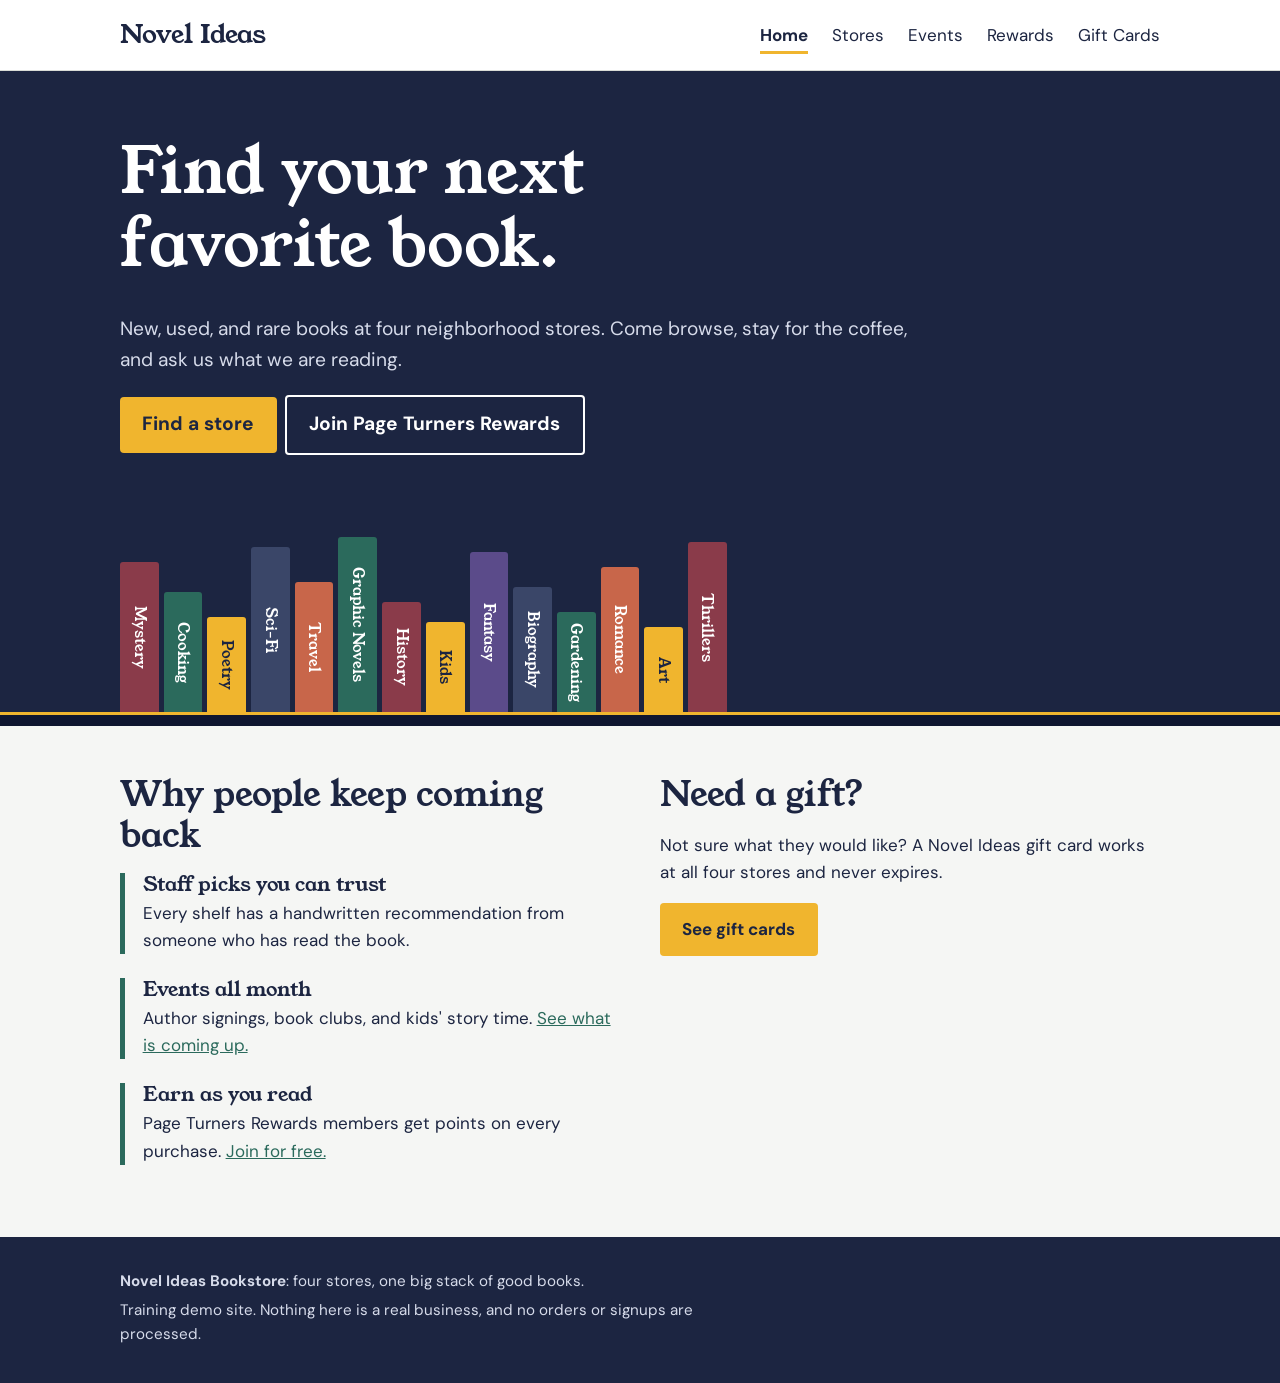
<file: index.html>
<!DOCTYPE html>
<html lang="en">
<head>
<meta charset="utf-8">
<meta name="viewport" content="width=device-width, initial-scale=1">
<title>Home | Novel Ideas Bookstore</title>
<meta name="description" content="Novel Ideas Bookstore: new, used, and rare books at four neighborhood stores.">
<link rel="preconnect" href="https://fonts.googleapis.com"><link rel="preconnect" href="https://fonts.gstatic.com" crossorigin><link href="https://fonts.googleapis.com/css2?family=DM+Sans:wght@400;700&family=Young+Serif&display=swap" rel="stylesheet">
<link rel="stylesheet" href="styles.css">
<link rel="icon" href="logo-icon.svg" type="image/svg+xml">

<!-- ============================================================
     GENESYS PREDICTIVE ENGAGEMENT / JOURNEY TRACKING SNIPPET
     Paste the tracking snippet here (same on every page).
     Leave empty until you are ready to enable Predictive Engagement.
     ============================================================ -->

</head>
<body>
<a class="skip" href="#main" style="position:absolute;left:-999px">Skip to content</a>
<header class="site-header">
<div class="wrap">
<a class="brand" href="index.html">Novel Ideas</a>
<nav aria-label="Main"><ul><li><a href="index.html" aria-current="page">Home</a></li><li><a href="locations.html">Stores</a></li><li><a href="events.html">Events</a></li><li><a href="rewards.html">Rewards</a></li><li><a href="gift-cards.html">Gift Cards</a></li></ul></nav>
</div>
</header>
<main id="main">

<div class="hero">
<div class="wrap">
<h1>Find your next<br>favorite book.</h1>
<p>New, used, and rare books at four neighborhood stores. Come browse, stay for the coffee, and ask us what we are reading.</p>
<p><a class="btn" href="locations.html">Find a store</a><a class="btn secondary" href="rewards.html">Join Page Turners Rewards</a></p>
</div>
<div class="shelf"><div class="spine" aria-hidden="true" style="--i:0;height:150px;background:#8a3b4a;">Mystery</div><div class="spine" aria-hidden="true" style="--i:1;height:120px;background:#2b6a5c;">Cooking</div><div class="spine" aria-hidden="true" style="--i:2;height:95px;background:#f0b52e;color:#1c2541;">Poetry</div><div class="spine" aria-hidden="true" style="--i:3;height:165px;background:#3a4668;">Sci-Fi</div><div class="spine" aria-hidden="true" style="--i:4;height:130px;background:#c8664a;">Travel</div><div class="spine" aria-hidden="true" style="--i:5;height:175px;background:#2b6a5c;">Graphic Novels</div><div class="spine" aria-hidden="true" style="--i:6;height:110px;background:#8a3b4a;">History</div><div class="spine" aria-hidden="true" style="--i:7;height:90px;background:#f0b52e;color:#1c2541;">Kids</div><div class="spine" aria-hidden="true" style="--i:8;height:160px;background:#5b4b8a;">Fantasy</div><div class="spine" aria-hidden="true" style="--i:9;height:125px;background:#3a4668;">Biography</div><div class="spine" aria-hidden="true" style="--i:10;height:100px;background:#2b6a5c;">Gardening</div><div class="spine" aria-hidden="true" style="--i:11;height:145px;background:#c8664a;">Romance</div><div class="spine" aria-hidden="true" style="--i:12;height:85px;background:#f0b52e;color:#1c2541;">Art</div><div class="spine" aria-hidden="true" style="--i:13;height:170px;background:#8a3b4a;">Thrillers</div></div>
<div class="shelf-board"></div>
</div>
<section>
<div class="wrap two-col">
<div>
<h2>Why people keep coming back</h2>
<div class="feature"><h3>Staff picks you can trust</h3><p>Every shelf has a handwritten recommendation from someone who has read the book.</p></div>
<div class="feature"><h3>Events all month</h3><p>Author signings, book clubs, and kids' story time. <a href="events.html">See what is coming up.</a></p></div>
<div class="feature"><h3>Earn as you read</h3><p>Page Turners Rewards members get points on every purchase. <a href="rewards.html">Join for free.</a></p></div>
</div>
<div>
<h2>Need a gift?</h2>
<p>Not sure what they would like? A Novel Ideas gift card works at all four stores and never expires.</p>
<p><a class="btn" href="gift-cards.html">See gift cards</a></p>
</div>
</div>
</section>

</main>
<footer>
<div class="wrap">
<p><strong>Novel Ideas Bookstore</strong>: four stores, one big stack of good books.</p>
<p>Training demo site. Nothing here is a real business, and no orders or signups are processed.</p>
</div>
</footer>

<script src="genesys.js" charset="utf-8"></script>

</body>
</html>
</file>
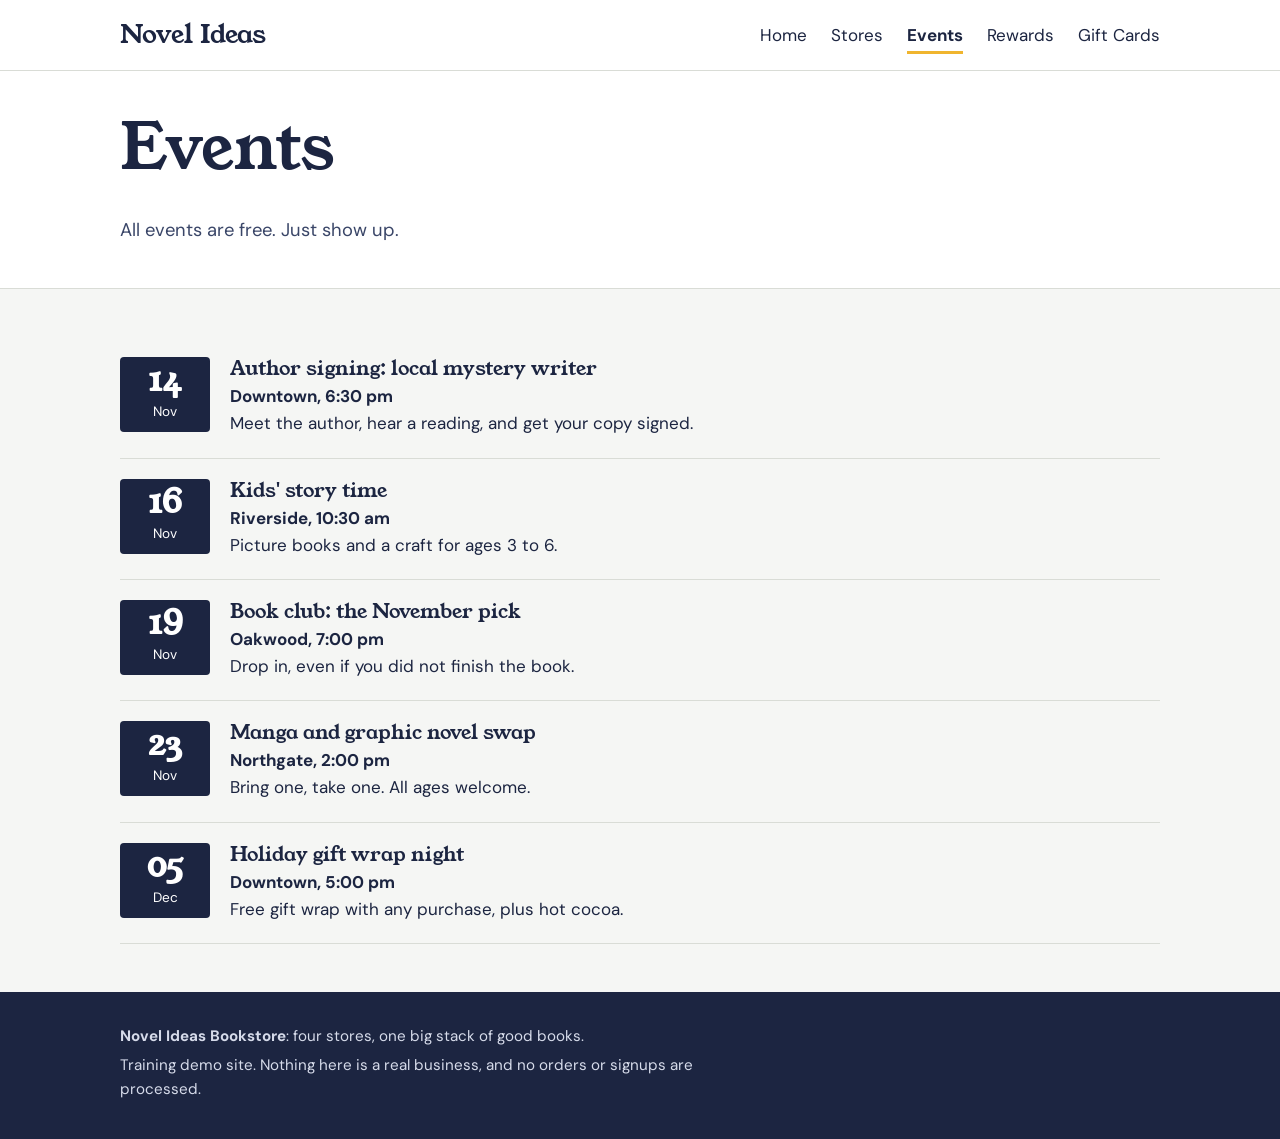
<file: events.html>
<!DOCTYPE html>
<html lang="en">
<head>
<meta charset="utf-8">
<meta name="viewport" content="width=device-width, initial-scale=1">
<title>Events | Novel Ideas Bookstore</title>
<meta name="description" content="Author signings, book clubs, and story time at Novel Ideas.">
<link rel="preconnect" href="https://fonts.googleapis.com"><link rel="preconnect" href="https://fonts.gstatic.com" crossorigin><link href="https://fonts.googleapis.com/css2?family=DM+Sans:wght@400;700&family=Young+Serif&display=swap" rel="stylesheet">
<link rel="stylesheet" href="styles.css">
<link rel="icon" href="logo-icon.svg" type="image/svg+xml">

<!-- ============================================================
     GENESYS PREDICTIVE ENGAGEMENT / JOURNEY TRACKING SNIPPET
     Paste the tracking snippet here (same on every page).
     Leave empty until you are ready to enable Predictive Engagement.
     ============================================================ -->

</head>
<body>
<a class="skip" href="#main" style="position:absolute;left:-999px">Skip to content</a>
<header class="site-header">
<div class="wrap">
<a class="brand" href="index.html">Novel Ideas</a>
<nav aria-label="Main"><ul><li><a href="index.html">Home</a></li><li><a href="locations.html">Stores</a></li><li><a href="events.html" aria-current="page">Events</a></li><li><a href="rewards.html">Rewards</a></li><li><a href="gift-cards.html">Gift Cards</a></li></ul></nav>
</div>
</header>
<main id="main">

<div class="page-title"><div class="wrap"><h1>Events</h1><p>All events are free. Just show up.</p></div></div>
<section><div class="wrap"><article class="event"><div class="date"><b>14</b><span>Nov</span></div><div><h3>Author signing: local mystery writer</h3><p><strong>Downtown, 6:30 pm</strong></p><p>Meet the author, hear a reading, and get your copy signed.</p></div></article><article class="event"><div class="date"><b>16</b><span>Nov</span></div><div><h3>Kids' story time</h3><p><strong>Riverside, 10:30 am</strong></p><p>Picture books and a craft for ages 3 to 6.</p></div></article><article class="event"><div class="date"><b>19</b><span>Nov</span></div><div><h3>Book club: the November pick</h3><p><strong>Oakwood, 7:00 pm</strong></p><p>Drop in, even if you did not finish the book.</p></div></article><article class="event"><div class="date"><b>23</b><span>Nov</span></div><div><h3>Manga and graphic novel swap</h3><p><strong>Northgate, 2:00 pm</strong></p><p>Bring one, take one. All ages welcome.</p></div></article><article class="event"><div class="date"><b>05</b><span>Dec</span></div><div><h3>Holiday gift wrap night</h3><p><strong>Downtown, 5:00 pm</strong></p><p>Free gift wrap with any purchase, plus hot cocoa.</p></div></article></div></section>

</main>
<footer>
<div class="wrap">
<p><strong>Novel Ideas Bookstore</strong>: four stores, one big stack of good books.</p>
<p>Training demo site. Nothing here is a real business, and no orders or signups are processed.</p>
</div>
</footer>

<script src="genesys.js" charset="utf-8"></script>

</body>
</html>
</file>
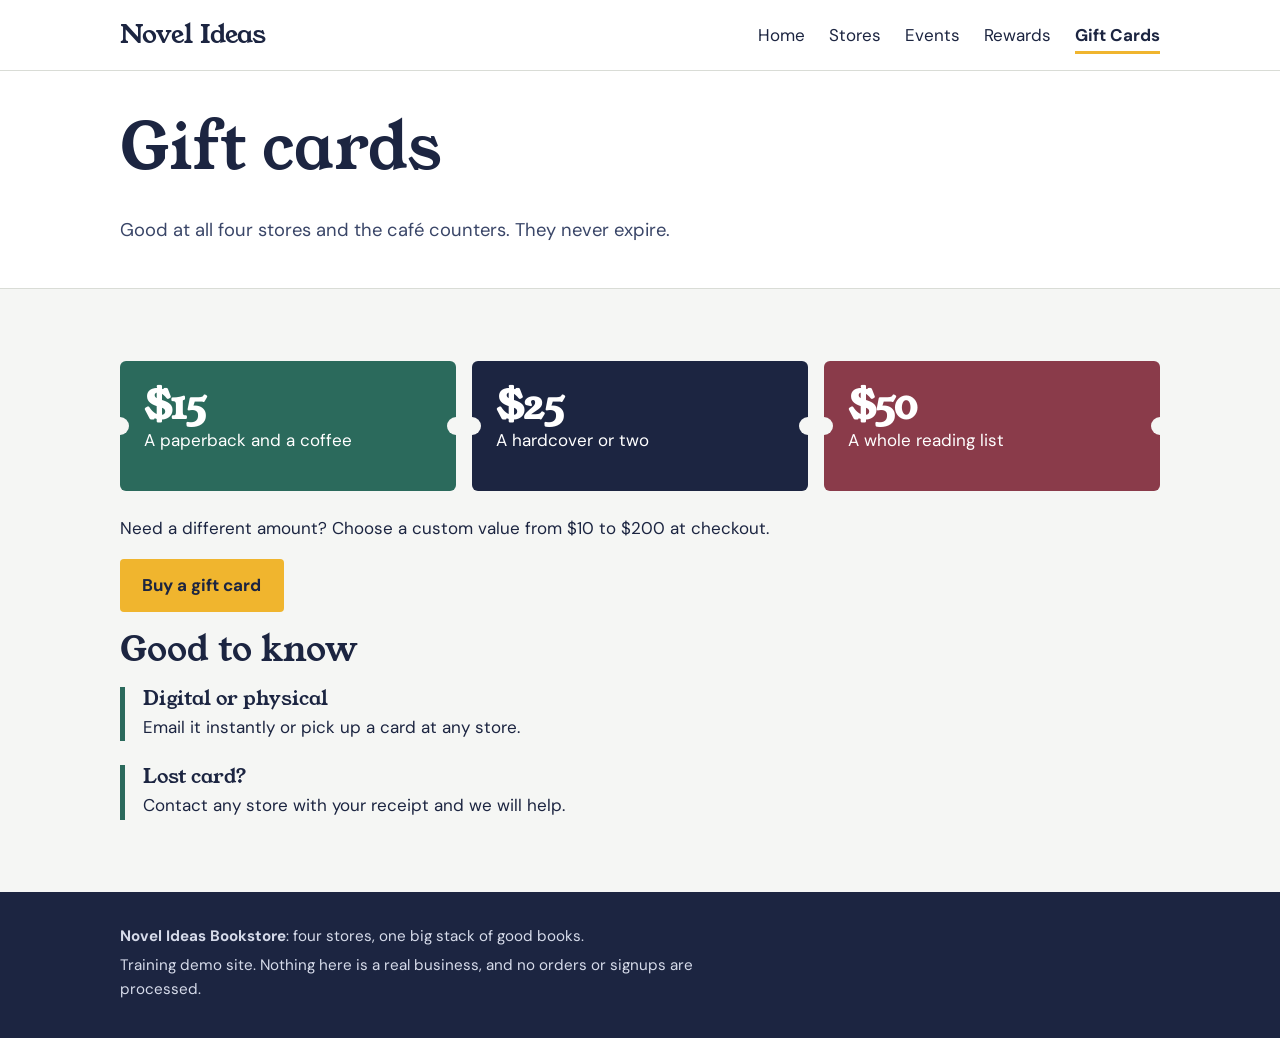
<file: gift-cards.html>
<!DOCTYPE html>
<html lang="en">
<head>
<meta charset="utf-8">
<meta name="viewport" content="width=device-width, initial-scale=1">
<title>Gift Cards | Novel Ideas Bookstore</title>
<meta name="description" content="Novel Ideas gift cards work at all four stores and never expire.">
<link rel="preconnect" href="https://fonts.googleapis.com"><link rel="preconnect" href="https://fonts.gstatic.com" crossorigin><link href="https://fonts.googleapis.com/css2?family=DM+Sans:wght@400;700&family=Young+Serif&display=swap" rel="stylesheet">
<link rel="stylesheet" href="styles.css">
<link rel="icon" href="logo-icon.svg" type="image/svg+xml">

<!-- ============================================================
     GENESYS PREDICTIVE ENGAGEMENT / JOURNEY TRACKING SNIPPET
     Paste the tracking snippet here (same on every page).
     Leave empty until you are ready to enable Predictive Engagement.
     ============================================================ -->

</head>
<body>
<a class="skip" href="#main" style="position:absolute;left:-999px">Skip to content</a>
<header class="site-header">
<div class="wrap">
<a class="brand" href="index.html">Novel Ideas</a>
<nav aria-label="Main"><ul><li><a href="index.html">Home</a></li><li><a href="locations.html">Stores</a></li><li><a href="events.html">Events</a></li><li><a href="rewards.html">Rewards</a></li><li><a href="gift-cards.html" aria-current="page">Gift Cards</a></li></ul></nav>
</div>
</header>
<main id="main">

<div class="page-title"><div class="wrap"><h1>Gift cards</h1><p>Good at all four stores and the café counters. They never expire.</p></div></div>
<section><div class="wrap">
<div class="amounts">
<div class="gift"><b>$15</b>A paperback and a coffee</div>
<div class="gift"><b>$25</b>A hardcover or two</div>
<div class="gift"><b>$50</b>A whole reading list</div>
</div>
<p>Need a different amount? Choose a custom value from $10 to $200 at checkout.</p>
<p><a class="btn" href="#">Buy a gift card</a></p>
<h2>Good to know</h2>
<div class="feature"><h3>Digital or physical</h3><p>Email it instantly or pick up a card at any store.</p></div>
<div class="feature"><h3>Lost card?</h3><p>Contact any store with your receipt and we will help.</p></div>
</div></section>

</main>
<footer>
<div class="wrap">
<p><strong>Novel Ideas Bookstore</strong>: four stores, one big stack of good books.</p>
<p>Training demo site. Nothing here is a real business, and no orders or signups are processed.</p>
</div>
</footer>

<script src="genesys.js" charset="utf-8"></script>

</body>
</html>
</file>
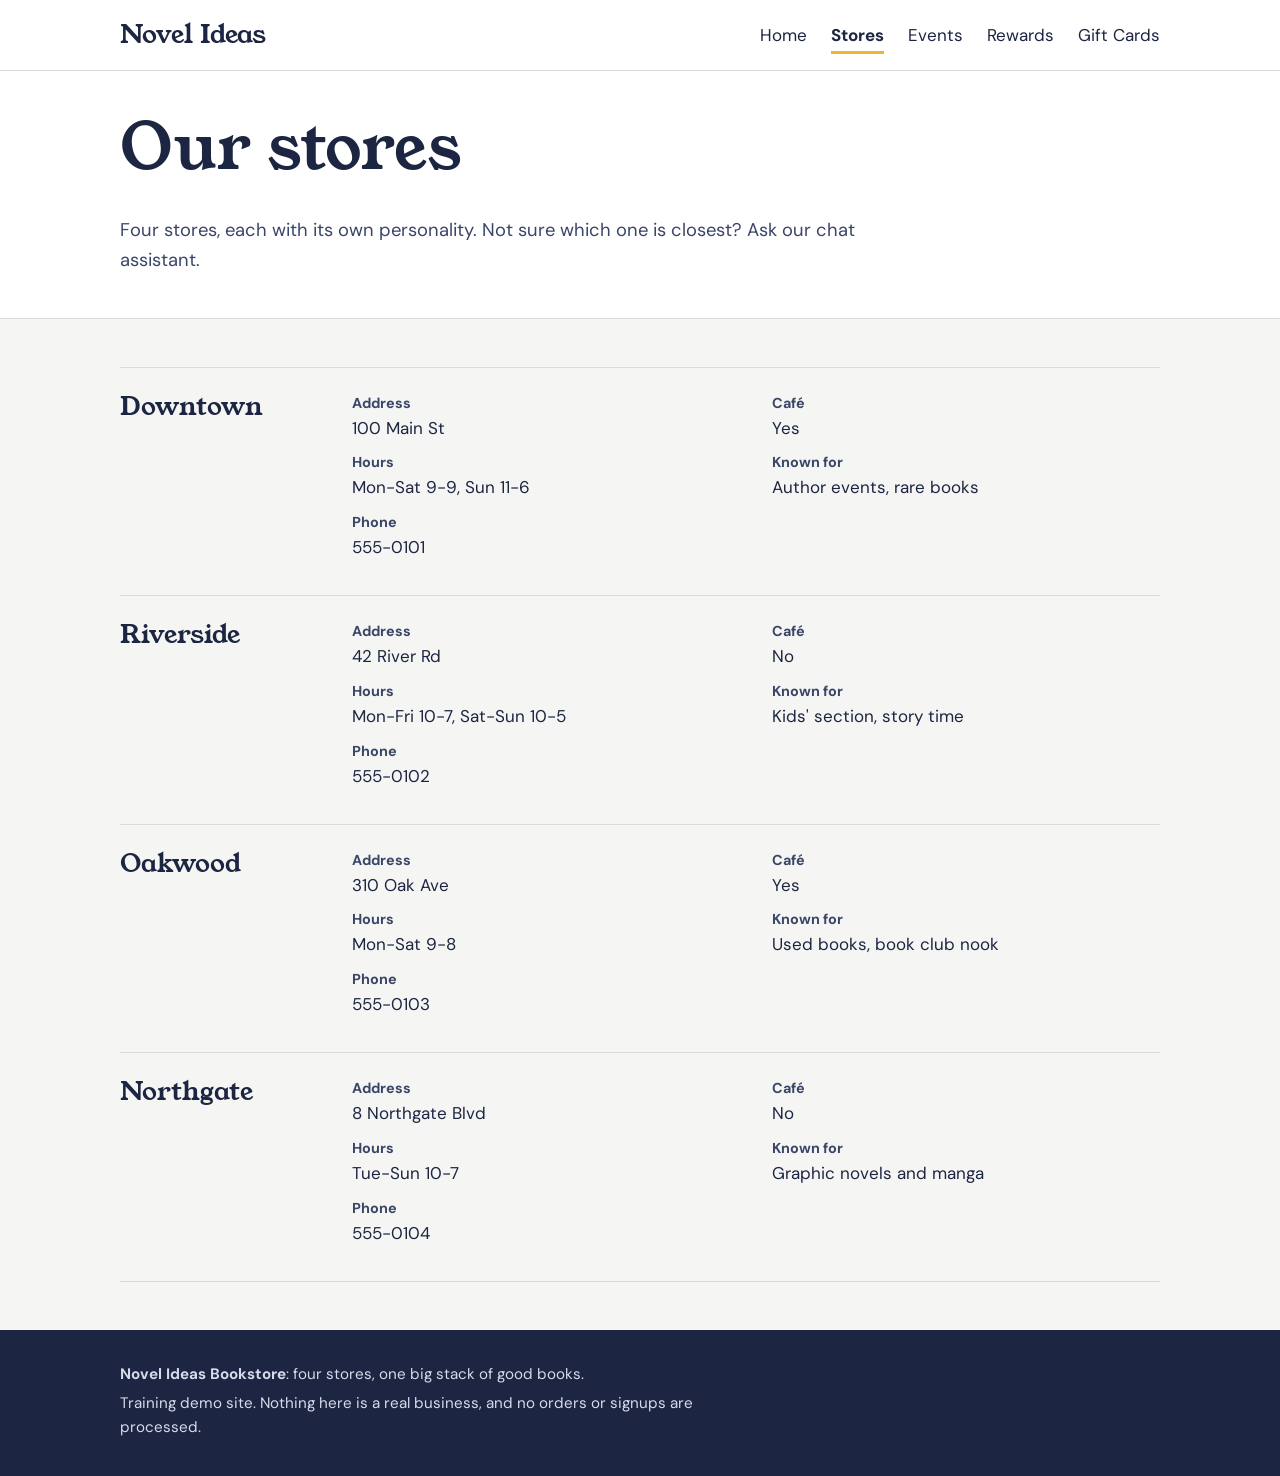
<file: locations.html>
<!DOCTYPE html>
<html lang="en">
<head>
<meta charset="utf-8">
<meta name="viewport" content="width=device-width, initial-scale=1">
<title>Store Locations | Novel Ideas Bookstore</title>
<meta name="description" content="Hours, addresses, and phone numbers for all four Novel Ideas stores.">
<link rel="preconnect" href="https://fonts.googleapis.com"><link rel="preconnect" href="https://fonts.gstatic.com" crossorigin><link href="https://fonts.googleapis.com/css2?family=DM+Sans:wght@400;700&family=Young+Serif&display=swap" rel="stylesheet">
<link rel="stylesheet" href="styles.css">
<link rel="icon" href="logo-icon.svg" type="image/svg+xml">

<!-- ============================================================
     GENESYS PREDICTIVE ENGAGEMENT / JOURNEY TRACKING SNIPPET
     Paste the tracking snippet here (same on every page).
     Leave empty until you are ready to enable Predictive Engagement.
     ============================================================ -->

</head>
<body>
<a class="skip" href="#main" style="position:absolute;left:-999px">Skip to content</a>
<header class="site-header">
<div class="wrap">
<a class="brand" href="index.html">Novel Ideas</a>
<nav aria-label="Main"><ul><li><a href="index.html">Home</a></li><li><a href="locations.html" aria-current="page">Stores</a></li><li><a href="events.html">Events</a></li><li><a href="rewards.html">Rewards</a></li><li><a href="gift-cards.html">Gift Cards</a></li></ul></nav>
</div>
</header>
<main id="main">

<div class="page-title"><div class="wrap"><h1>Our stores</h1><p>Four stores, each with its own personality. Not sure which one is closest? Ask our chat assistant.</p></div></div>
<section><div class="wrap"><article class="store"><h2>Downtown</h2><dl><dt>Address</dt><dd>100 Main St</dd><dt>Hours</dt><dd>Mon-Sat 9-9, Sun 11-6</dd><dt>Phone</dt><dd>555-0101</dd></dl><dl><dt>Café</dt><dd>Yes</dd><dt>Known for</dt><dd>Author events, rare books</dd></dl></article><article class="store"><h2>Riverside</h2><dl><dt>Address</dt><dd>42 River Rd</dd><dt>Hours</dt><dd>Mon-Fri 10-7, Sat-Sun 10-5</dd><dt>Phone</dt><dd>555-0102</dd></dl><dl><dt>Café</dt><dd>No</dd><dt>Known for</dt><dd>Kids' section, story time</dd></dl></article><article class="store"><h2>Oakwood</h2><dl><dt>Address</dt><dd>310 Oak Ave</dd><dt>Hours</dt><dd>Mon-Sat 9-8</dd><dt>Phone</dt><dd>555-0103</dd></dl><dl><dt>Café</dt><dd>Yes</dd><dt>Known for</dt><dd>Used books, book club nook</dd></dl></article><article class="store"><h2>Northgate</h2><dl><dt>Address</dt><dd>8 Northgate Blvd</dd><dt>Hours</dt><dd>Tue-Sun 10-7</dd><dt>Phone</dt><dd>555-0104</dd></dl><dl><dt>Café</dt><dd>No</dd><dt>Known for</dt><dd>Graphic novels and manga</dd></dl></article></div></section>

</main>
<footer>
<div class="wrap">
<p><strong>Novel Ideas Bookstore</strong>: four stores, one big stack of good books.</p>
<p>Training demo site. Nothing here is a real business, and no orders or signups are processed.</p>
</div>
</footer>

<script src="genesys.js" charset="utf-8"></script>

</body>
</html>
</file>
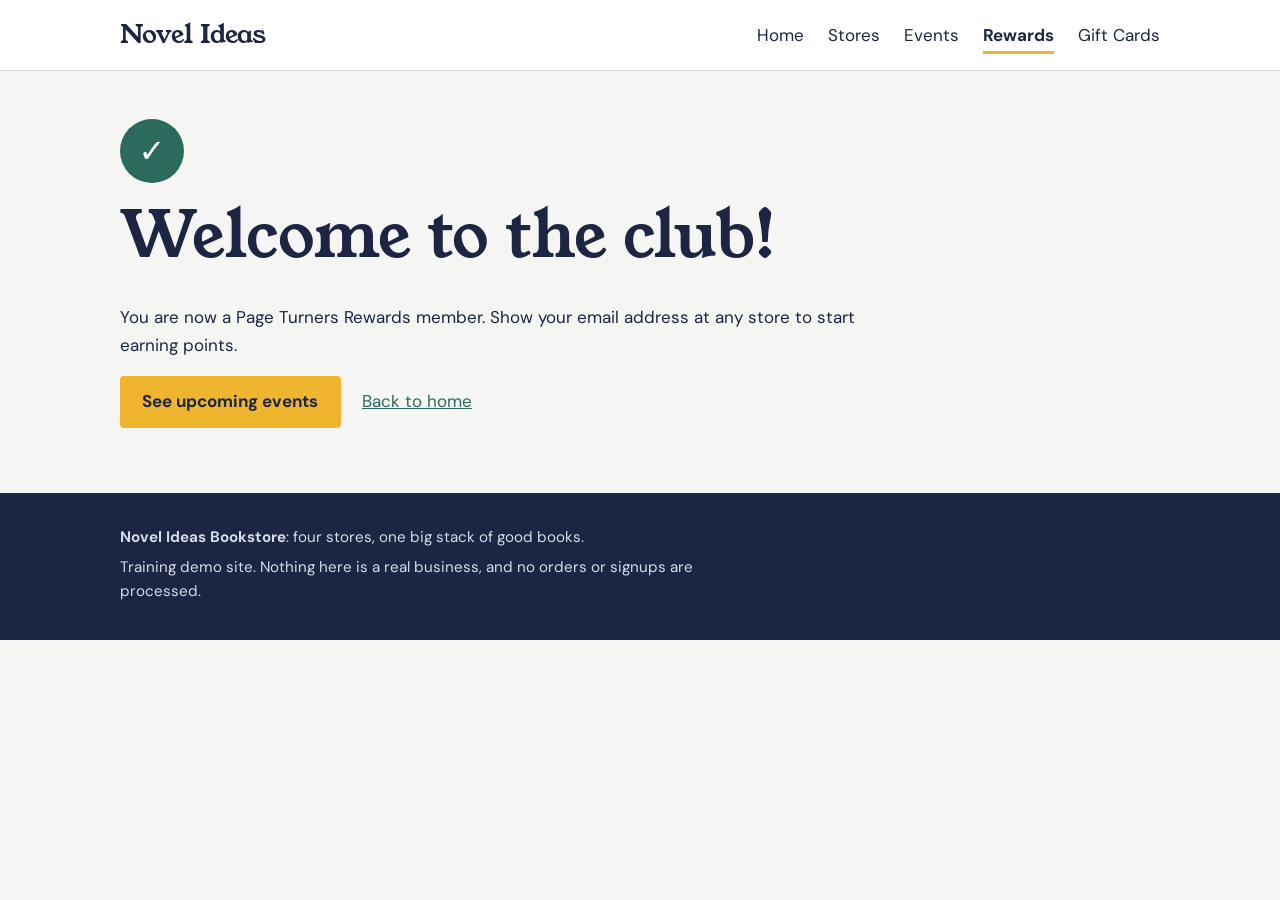
<file: rewards-confirmation.html>
<!DOCTYPE html>
<html lang="en">
<head>
<meta charset="utf-8">
<meta name="viewport" content="width=device-width, initial-scale=1">
<title>Welcome to Page Turners Rewards | Novel Ideas Bookstore</title>
<meta name="description" content="You are now a Page Turners Rewards member.">
<link rel="preconnect" href="https://fonts.googleapis.com"><link rel="preconnect" href="https://fonts.gstatic.com" crossorigin><link href="https://fonts.googleapis.com/css2?family=DM+Sans:wght@400;700&family=Young+Serif&display=swap" rel="stylesheet">
<link rel="stylesheet" href="styles.css">
<link rel="icon" href="logo-icon.svg" type="image/svg+xml">

<!-- ============================================================
     GENESYS PREDICTIVE ENGAGEMENT / JOURNEY TRACKING SNIPPET
     Paste the tracking snippet here (same on every page).
     Leave empty until you are ready to enable Predictive Engagement.
     ============================================================ -->

</head>
<body>
<a class="skip" href="#main" style="position:absolute;left:-999px">Skip to content</a>
<header class="site-header">
<div class="wrap">
<a class="brand" href="index.html">Novel Ideas</a>
<nav aria-label="Main"><ul><li><a href="index.html">Home</a></li><li><a href="locations.html">Stores</a></li><li><a href="events.html">Events</a></li><li><a href="rewards.html" aria-current="page">Rewards</a></li><li><a href="gift-cards.html">Gift Cards</a></li></ul></nav>
</div>
</header>
<main id="main">

<section class="confirm"><div class="wrap">
<div class="stamp" aria-hidden="true">&#10003;</div>
<h1>Welcome to the club!</h1>
<p>You are now a Page Turners Rewards member. Show your email address at any store to start earning points.</p>
<p><a class="btn" href="events.html">See upcoming events</a> <a href="index.html" style="margin-left:1rem">Back to home</a></p>
</div></section>

</main>
<footer>
<div class="wrap">
<p><strong>Novel Ideas Bookstore</strong>: four stores, one big stack of good books.</p>
<p>Training demo site. Nothing here is a real business, and no orders or signups are processed.</p>
</div>
</footer>

<script src="genesys.js" charset="utf-8"></script>

</body>
</html>
</file>
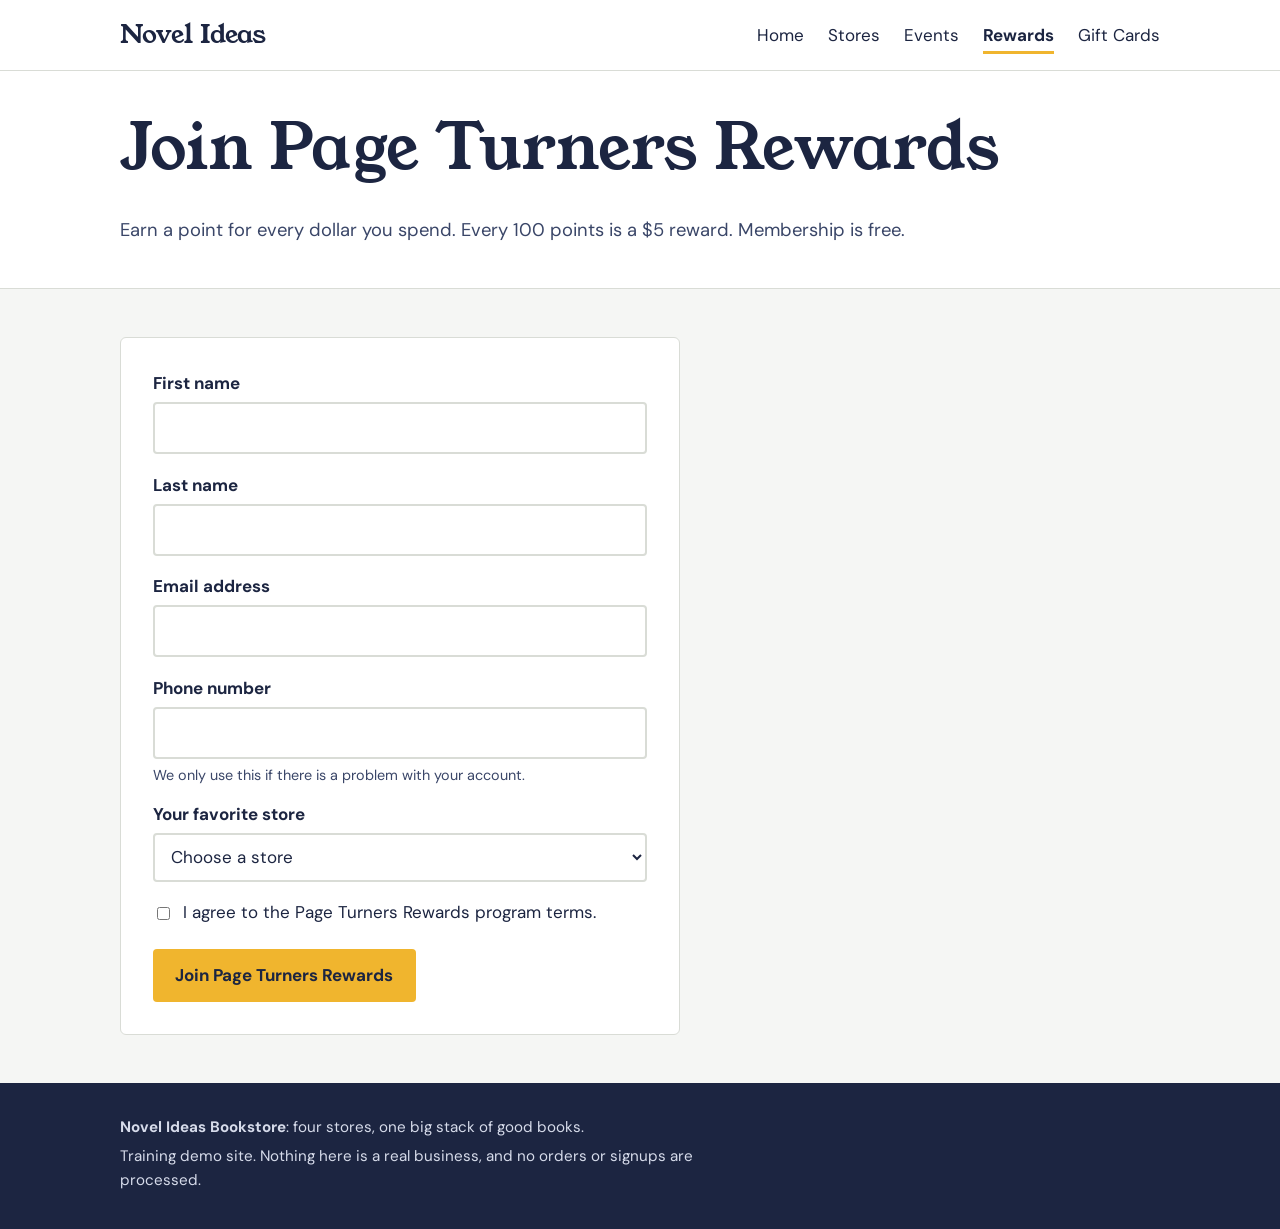
<file: rewards.html>
<!DOCTYPE html>
<html lang="en">
<head>
<meta charset="utf-8">
<meta name="viewport" content="width=device-width, initial-scale=1">
<title>Join Page Turners Rewards | Novel Ideas Bookstore</title>
<meta name="description" content="Join Page Turners Rewards and earn points on every purchase.">
<link rel="preconnect" href="https://fonts.googleapis.com"><link rel="preconnect" href="https://fonts.gstatic.com" crossorigin><link href="https://fonts.googleapis.com/css2?family=DM+Sans:wght@400;700&family=Young+Serif&display=swap" rel="stylesheet">
<link rel="stylesheet" href="styles.css">
<link rel="icon" href="logo-icon.svg" type="image/svg+xml">

<!-- ============================================================
     GENESYS PREDICTIVE ENGAGEMENT / JOURNEY TRACKING SNIPPET
     Paste the tracking snippet here (same on every page).
     Leave empty until you are ready to enable Predictive Engagement.
     ============================================================ -->

</head>
<body>
<a class="skip" href="#main" style="position:absolute;left:-999px">Skip to content</a>
<header class="site-header">
<div class="wrap">
<a class="brand" href="index.html">Novel Ideas</a>
<nav aria-label="Main"><ul><li><a href="index.html">Home</a></li><li><a href="locations.html">Stores</a></li><li><a href="events.html">Events</a></li><li><a href="rewards.html" aria-current="page">Rewards</a></li><li><a href="gift-cards.html">Gift Cards</a></li></ul></nav>
</div>
</header>
<main id="main">

<div class="page-title"><div class="wrap"><h1>Join Page Turners Rewards</h1><p>Earn a point for every dollar you spend. Every 100 points is a $5 reward. Membership is free.</p></div></div>
<section><div class="wrap">
<div class="form-panel">
<form action="rewards-confirmation.html" method="get" id="rewards-form">
<label for="first">First name</label>
<input type="text" id="first" name="first" autocomplete="given-name" required>
<label for="last">Last name</label>
<input type="text" id="last" name="last" autocomplete="family-name" required>
<label for="email">Email address</label>
<input type="email" id="email" name="email" autocomplete="email" required>
<label for="phone">Phone number</label>
<input type="tel" id="phone" name="phone" autocomplete="tel" required>
<p class="hint">We only use this if there is a problem with your account.</p>
<label for="store">Your favorite store</label>
<select id="store" name="store" required>
<option value="">Choose a store</option>
<option>Downtown</option><option>Riverside</option><option>Oakwood</option><option>Northgate</option>
</select>
<label class="check" for="terms"><input type="checkbox" id="terms" name="terms" required> I agree to the Page Turners Rewards program terms.</label>
<button class="btn" type="submit">Join Page Turners Rewards</button>
</form>
</div>
</div></section>

</main>
<footer>
<div class="wrap">
<p><strong>Novel Ideas Bookstore</strong>: four stores, one big stack of good books.</p>
<p>Training demo site. Nothing here is a real business, and no orders or signups are processed.</p>
</div>
</footer>

<script src="genesys.js" charset="utf-8"></script>

</body>
</html>
</file>
<file: styles.css>
:root{
  --ink:#1c2541;
  --ink-soft:#3a4668;
  --paper:#f5f6f4;
  --white:#ffffff;
  --spine:#2b6a5c;
  --marigold:#f0b52e;
  --marigold-dark:#c88f0c;
  --line:#d9dcd6;
  --serif:'Young Serif',Georgia,serif;
  --sans:'DM Sans',system-ui,-apple-system,'Segoe UI',sans-serif;
}
*{box-sizing:border-box}
html{scroll-behavior:smooth}
body{margin:0;font-family:var(--sans);font-size:1.0625rem;line-height:1.6;color:var(--ink);background:var(--paper)}
h1,h2,h3{font-family:var(--serif);font-weight:400;line-height:1.15;margin:0 0 .5em}
h1{font-size:clamp(2.4rem,6vw,4rem)}
h2{font-size:clamp(1.6rem,3.5vw,2.2rem)}
h3{font-size:1.25rem}
p{margin:0 0 1em;max-width:62ch}
a{color:var(--spine)}
/* Keyboard focus ring for the site only, so it does not draw around the Genesys chat widget */
header :focus-visible,main :focus-visible,footer :focus-visible{outline:3px solid var(--marigold-dark);outline-offset:3px}
.wrap{max-width:1080px;margin:0 auto;padding:0 1.25rem}

/* header */
.site-header{background:var(--white);border-bottom:1px solid var(--line)}
.site-header .wrap{display:flex;flex-wrap:wrap;align-items:center;justify-content:space-between;gap:.5rem 2rem;padding-top:.9rem;padding-bottom:.9rem}
.brand{font-family:var(--serif);font-size:1.6rem;color:var(--ink);text-decoration:none}
nav ul{list-style:none;display:flex;flex-wrap:wrap;gap:.25rem 1.5rem;margin:0;padding:0}
nav a{color:var(--ink);text-decoration:none;padding:.35rem 0;border-bottom:3px solid transparent}
nav a:hover{border-bottom-color:var(--line)}
nav a[aria-current="page"]{border-bottom-color:var(--marigold);font-weight:700}

/* hero with shelf */
.hero{background:var(--ink);color:var(--white);padding-top:4rem;overflow:hidden}
.hero p{color:#d6dbea;font-size:1.2rem}
.hero .wrap{padding-bottom:3rem}
.btn{display:inline-block;background:var(--marigold);color:var(--ink);font-weight:700;text-decoration:none;padding:.8rem 1.4rem;border-radius:4px;border:0;font:inherit;font-weight:700;cursor:pointer}
.btn:hover{background:#f7c653}
.btn.secondary{background:transparent;color:var(--white);border:2px solid var(--white);margin-left:.5rem}
.btn.secondary:hover{background:rgba(255,255,255,.12)}
.shelf{display:flex;align-items:flex-end;gap:5px;max-width:1080px;margin:0 auto;padding:0 1.25rem;height:190px}
.spine{writing-mode:vertical-rl;text-orientation:mixed;display:flex;align-items:center;justify-content:center;font-family:var(--serif);font-size:.95rem;padding:.7rem .45rem;border-radius:3px 3px 0 0;color:var(--white);animation:rise .7s ease-out both;animation-delay:calc(var(--i)*70ms)}
.shelf-board{height:14px;background:#0f1630;border-top:3px solid var(--marigold)}
@keyframes rise{from{transform:translateY(120%)}to{transform:none}}
@media (prefers-reduced-motion:reduce){.spine{animation:none}html{scroll-behavior:auto}}

/* sections */
section{padding:3rem 0}
.page-title{background:var(--white);border-bottom:1px solid var(--line);padding:2.5rem 0 1.5rem}
.page-title p{font-size:1.15rem;color:var(--ink-soft)}
.two-col{display:grid;grid-template-columns:1fr 1fr;gap:2.5rem}
@media(max-width:760px){.two-col{grid-template-columns:1fr}.btn.secondary{margin:.75rem 0 0}}
.feature{border-left:5px solid var(--spine);padding-left:1.1rem;margin-bottom:1.5rem}
.feature h3{margin-bottom:.2em}
.feature p{margin:0}

/* store rows */
.store{display:grid;grid-template-columns:200px 1fr 1fr;gap:1rem 2rem;padding:1.5rem 0;border-bottom:1px solid var(--line)}
.store:first-of-type{border-top:1px solid var(--line)}
.store h2{font-size:1.6rem;margin:0}
.store dl{margin:0}
.store dt{font-weight:700;font-size:.9rem;color:var(--ink-soft)}
.store dd{margin:0 0 .6rem}
@media(max-width:760px){.store{grid-template-columns:1fr}}

/* events */
.event{display:grid;grid-template-columns:90px 1fr;gap:1.25rem;padding:1.25rem 0;border-bottom:1px solid var(--line)}
.event .date{background:var(--ink);color:var(--white);text-align:center;border-radius:4px;padding:.5rem 0;align-self:start}
.event .date b{display:block;font-family:var(--serif);font-size:2rem;line-height:1}
.event .date span{font-size:.85rem}
.event h3{margin-bottom:.15em}
.event p{margin:0}

/* forms */
.form-panel{background:var(--white);border:1px solid var(--line);border-radius:6px;padding:2rem;max-width:560px}
label{display:block;font-weight:700;margin-bottom:.3rem}
input[type=text],input[type=email],input[type=tel],select{width:100%;font:inherit;padding:.65rem .75rem;border:2px solid var(--line);border-radius:4px;background:var(--white);color:var(--ink);margin-bottom:1.1rem}
input:focus,select:focus{border-color:var(--spine)}
.check{display:flex;gap:.6rem;align-items:flex-start;font-weight:400;margin-bottom:1.4rem}
.check input{margin-top:.45rem}
.hint{font-size:.9rem;color:var(--ink-soft);margin-top:-.8rem}

/* gift cards */
.amounts{display:flex;flex-wrap:wrap;gap:1rem;margin:1.5rem 0}
.gift{flex:1 1 180px;background:var(--spine);color:var(--white);border-radius:6px;padding:1.5rem;position:relative;min-height:130px}
.gift::after{content:"";position:absolute;right:-9px;top:50%;width:18px;height:18px;border-radius:50%;background:var(--paper);transform:translateY(-50%)}
.gift::before{content:"";position:absolute;left:-9px;top:50%;width:18px;height:18px;border-radius:50%;background:var(--paper);transform:translateY(-50%)}
.gift:nth-child(2){background:var(--ink)}
.gift:nth-child(3){background:#8a3b4a}
.gift b{font-family:var(--serif);font-size:2.4rem;display:block;line-height:1.1}

/* confirmation */
.confirm{text-align:left}
.confirm .stamp{display:inline-block;width:64px;height:64px;border-radius:50%;background:var(--spine);color:var(--white);font-size:2rem;line-height:64px;text-align:center;margin-bottom:1rem}

/* footer */
footer{background:var(--ink);color:#d6dbea;padding:2rem 0;font-size:.95rem}
footer p{margin:0 0 .3rem}
footer a{color:var(--marigold)}
</file>
